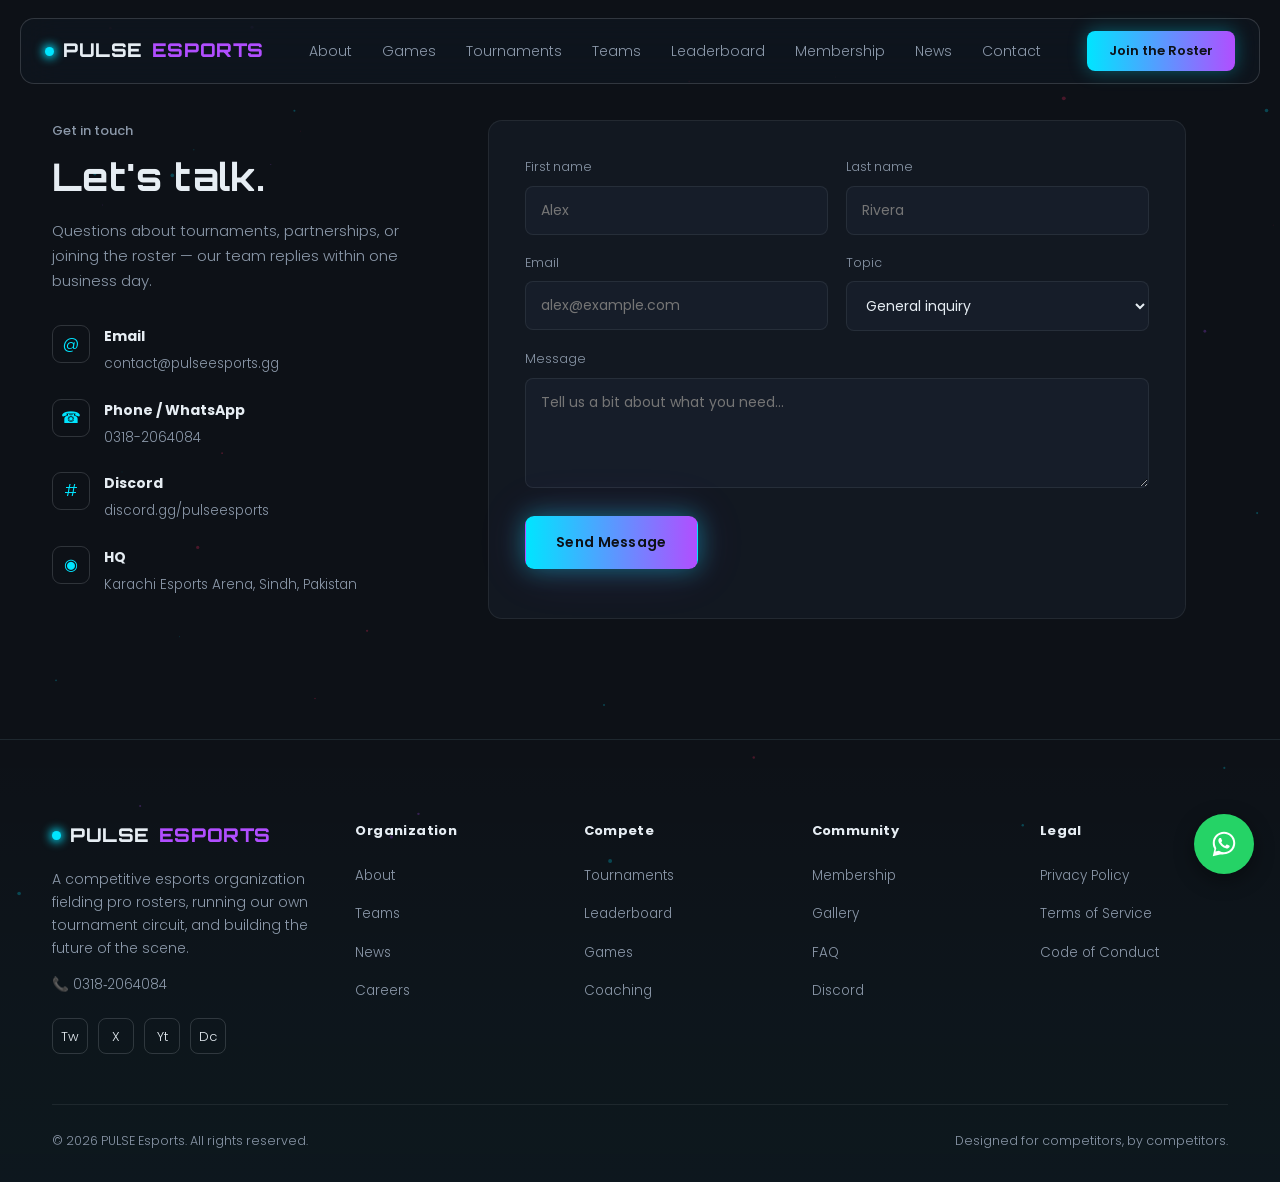
<file: contact.html>
<!DOCTYPE html>
<html lang="en">
<head>
<meta charset="UTF-8">
<meta name="viewport" content="width=device-width, initial-scale=1.0">
<title>Contact Us — PULSE Esports</title>
<meta name="description" content="Get in touch with PULSE Esports for tournament registration, partnerships, or player tryouts.">
<link rel="preconnect" href="https://fonts.googleapis.com">
<link rel="preconnect" href="https://fonts.gstatic.com" crossorigin>
<link href="https://fonts.googleapis.com/css2?family=Orbitron:wght@500;600;700;800;900&family=Poppins:ital,wght@0,300;0,400;0,500;0,600;0,700;1,400&display=swap" rel="stylesheet">
<link rel="stylesheet" href="style.css">
</head>
<body>

<canvas id="particles"></canvas>

<header>
  <nav class="navbar">
    <a href="index.html" class="logo"><span class="dot"></span>PULSE<span>ESPORTS</span></a>
    <ul class="nav-links">
      <li><a href="index.html#about">About</a></li>
      <li><a href="index.html#games">Games</a></li>
      <li><a href="tournaments.html">Tournaments</a></li>
      <li><a href="teams.html">Teams</a></li>
      <li><a href="teams.html#leaderboard">Leaderboard</a></li>
      <li><a href="membership.html">Membership</a></li>
      <li><a href="news.html">News</a></li>
      <li><a href="contact.html">Contact</a></li>
    </ul>
    <button class="nav-cta" onclick="window.location.href='membership.html'">Join the Roster</button>
    <button class="burger" id="burger" aria-label="Toggle menu"><span></span><span></span><span></span></button>
  </nav>
  <div class="mobile-menu" id="mobileMenu">
    <a href="index.html#about">About</a>
    <a href="index.html#games">Games</a>
    <a href="tournaments.html">Tournaments</a>
    <a href="tournaments.html#services">Services</a>
    <a href="teams.html">Teams</a>
    <a href="teams.html#leaderboard">Leaderboard</a>
    <a href="gallery.html">Gallery</a>
    <a href="membership.html">Membership</a>
    <a href="news.html">News</a>
    <a href="news.html#faq">FAQ</a>
    <a href="contact.html">Contact</a>
  </div>
</header>


<section id="contact">
  <div class="wrap contact-grid">
    <div class="contact-info reveal">
      <div class="eyebrow-kicker">Get in touch</div>
      <h2>Let's talk.</h2>
      <p>Questions about tournaments, partnerships, or joining the roster — our team replies within one business day.</p>
      <div class="contact-detail"><div class="ic">@</div><div><strong>Email</strong><span>contact@pulseesports.gg</span></div></div>
      <div class="contact-detail"><div class="ic">☎</div><div><strong>Phone / WhatsApp</strong><span><a href="tel:03182064084" style="color:var(--text-dim);">0318-2064084</a></span></div></div>
      <div class="contact-detail"><div class="ic">#</div><div><strong>Discord</strong><span>discord.gg/pulseesports</span></div></div>
      <div class="contact-detail"><div class="ic">◉</div><div><strong>HQ</strong><span>Karachi Esports Arena, Sindh, Pakistan</span></div></div>
    </div>
    <form class="contact-form card reveal">
      <div class="form-row">
        <div class="field"><label for="fname">First name</label><input id="fname" type="text" placeholder="Alex"></div>
        <div class="field"><label for="lname">Last name</label><input id="lname" type="text" placeholder="Rivera"></div>
      </div>
      <div class="form-row">
        <div class="field"><label for="email">Email</label><input id="email" type="email" placeholder="alex@example.com"></div>
        <div class="field"><label for="topic">Topic</label>
          <select id="topic">
            <option>General inquiry</option>
            <option>Tournament registration</option>
            <option>Player tryout</option>
            <option>Partnership</option>
          </select>
        </div>
      </div>
      <div class="field" style="margin-bottom:22px;">
        <label for="msg">Message</label>
        <textarea id="msg" placeholder="Tell us a bit about what you need..."></textarea>
      </div>
      <button type="button" class="btn btn-primary">Send Message</button>
    </form>
  </div>
</section>

<footer>
  <div class="wrap">
    <div class="footer-grid">
      <div class="footer-brand">
        <a href="index.html" class="logo"><span class="dot"></span>PULSE<span>ESPORTS</span></a>
        <p>A competitive esports organization fielding pro rosters, running our own tournament circuit, and building the future of the scene.</p>
        <p style="margin-top:14px;font-size:13.5px;color:var(--text-dim);">📞 <a href="tel:03182064084" style="color:var(--text-dim);">0318&#8209;2064084</a></p>
        <div class="footer-social">
          <a href="#" aria-label="Twitch">Tw</a>
          <a href="#" aria-label="X / Twitter">X</a>
          <a href="#" aria-label="YouTube">Yt</a>
          <a href="#" aria-label="Discord">Dc</a>
        </div>
      </div>
      <div class="footer-col">
        <h5>Organization</h5>
        <ul>
          <li><a href="index.html#about">About</a></li>
          <li><a href="teams.html">Teams</a></li>
          <li><a href="news.html">News</a></li>
          <li><a href="contact.html">Careers</a></li>
        </ul>
      </div>
      <div class="footer-col">
        <h5>Compete</h5>
        <ul>
          <li><a href="tournaments.html">Tournaments</a></li>
          <li><a href="teams.html#leaderboard">Leaderboard</a></li>
          <li><a href="index.html#games">Games</a></li>
          <li><a href="tournaments.html#services">Coaching</a></li>
        </ul>
      </div>
      <div class="footer-col">
        <h5>Community</h5>
        <ul>
          <li><a href="membership.html">Membership</a></li>
          <li><a href="gallery.html">Gallery</a></li>
          <li><a href="news.html#faq">FAQ</a></li>
          <li><a href="#">Discord</a></li>
        </ul>
      </div>
      <div class="footer-col">
        <h5>Legal</h5>
        <ul>
          <li><a href="#">Privacy Policy</a></li>
          <li><a href="#">Terms of Service</a></li>
          <li><a href="#">Code of Conduct</a></li>
        </ul>
      </div>
    </div>
    <div class="footer-bottom">
      <span>© 2026 PULSE Esports. All rights reserved.</span>
      <span>Designed for competitors, by competitors.</span>
    </div>
  </div>
</footer>


<a href="https://wa.me/923182064084?text=Hi%20PULSE%20Esports%2C%20I%27d%20like%20to%20get%20in%20touch" class="whatsapp-float" target="_blank" rel="noopener" aria-label="Chat with PULSE Esports on WhatsApp: 0318-2064084">
  <svg viewBox="0 0 32 32" xmlns="http://www.w3.org/2000/svg" fill="#fff"><path d="M16.004 3C9.377 3 4 8.373 4 15c0 2.34.653 4.523 1.786 6.39L4 29l7.86-1.75A11.94 11.94 0 0 0 16.004 27C22.63 27 28 21.627 28 15S22.63 3 16.004 3zm.001 21.818a9.77 9.77 0 0 1-4.98-1.363l-.357-.212-3.708.825.79-3.614-.232-.372A9.78 9.78 0 0 1 6.18 15c0-5.415 4.408-9.818 9.825-9.818 5.416 0 9.818 4.403 9.818 9.818 0 5.416-4.402 9.818-9.818 9.818zm5.4-7.34c-.296-.148-1.75-.864-2.02-.963-.27-.099-.468-.148-.665.148-.198.297-.762.963-.934 1.16-.172.198-.344.223-.64.075-.296-.148-1.25-.46-2.38-1.468-.88-.785-1.474-1.754-1.646-2.05-.172-.297-.018-.457.13-.605.134-.133.297-.347.445-.52.148-.174.198-.297.297-.495.099-.198.05-.372-.025-.52-.074-.148-.665-1.603-.912-2.196-.24-.578-.484-.5-.665-.51l-.567-.01c-.198 0-.52.074-.792.372-.272.297-1.04 1.016-1.04 2.478 0 1.462 1.065 2.875 1.213 3.073.148.198 2.096 3.2 5.08 4.488.71.306 1.263.489 1.695.626.712.226 1.36.194 1.872.118.571-.085 1.75-.716 1.997-1.408.247-.693.247-1.286.173-1.409-.074-.123-.272-.198-.568-.346z"/></svg>
</a>


<script src="script.js"></script>

</body>
</html>
</file>
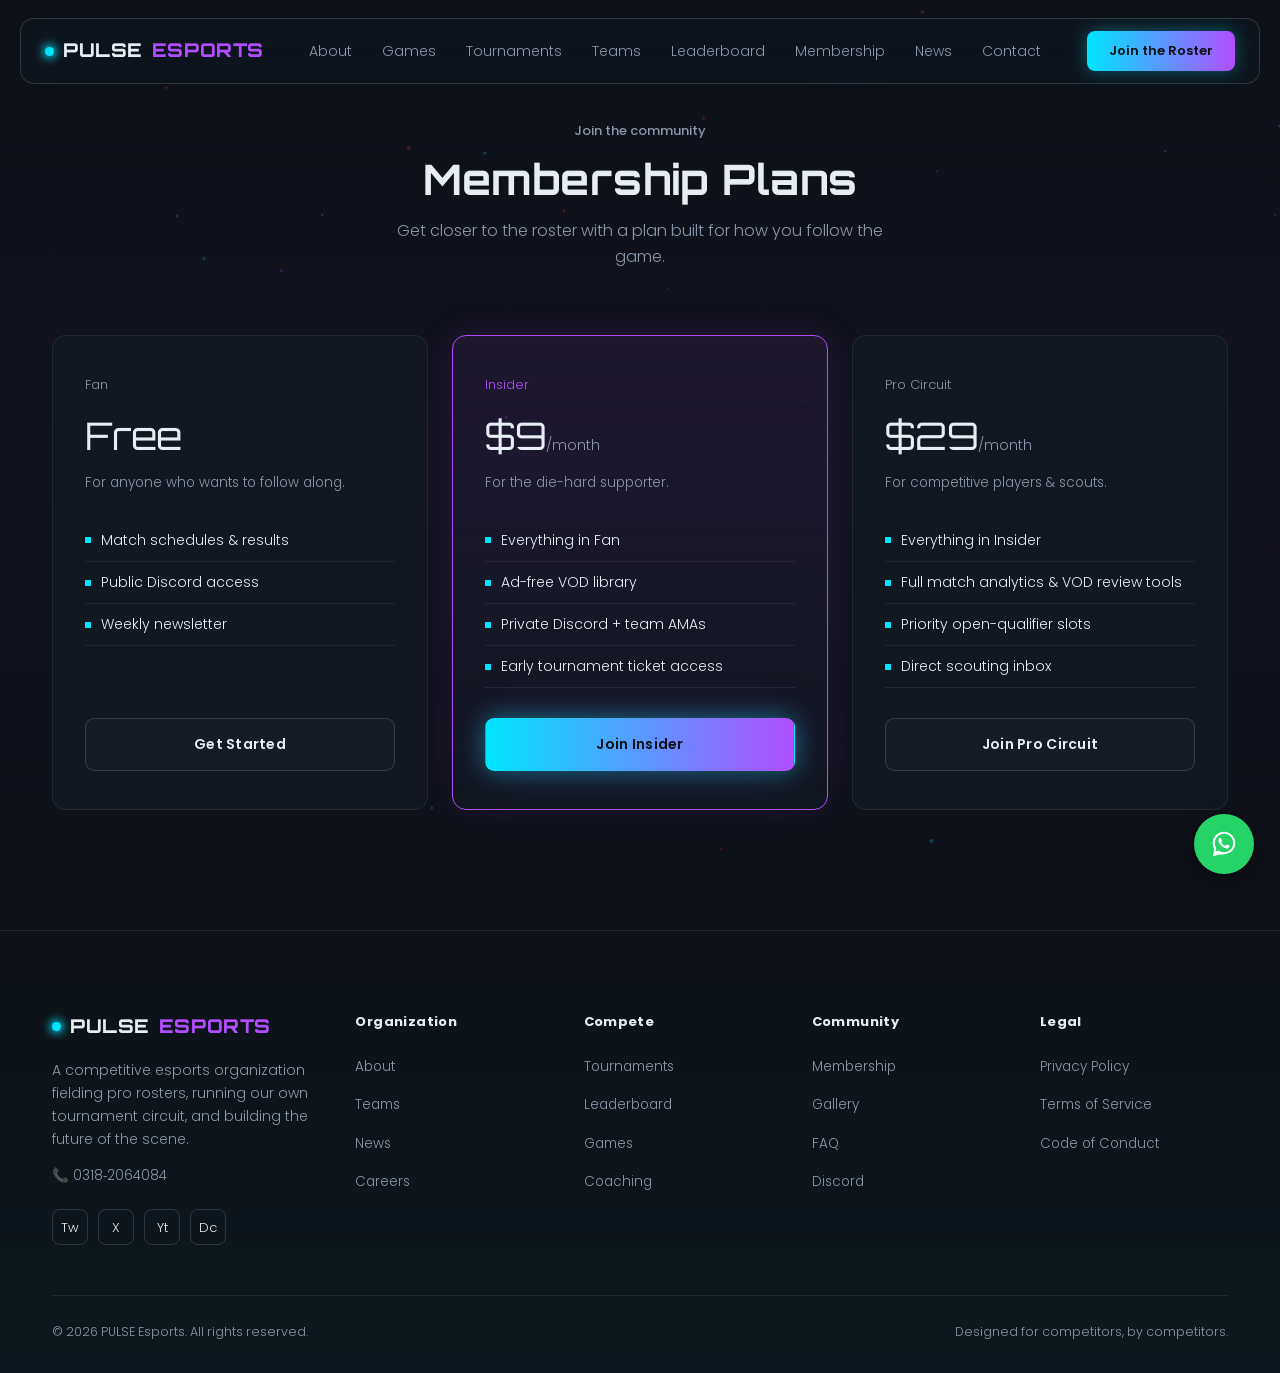
<file: membership.html>
<!DOCTYPE html>
<html lang="en">
<head>
<meta charset="UTF-8">
<meta name="viewport" content="width=device-width, initial-scale=1.0">
<title>Membership Plans — PULSE Esports</title>
<meta name="description" content="Join the PULSE Esports community with a Fan, Insider, or Pro Circuit membership plan.">
<link rel="preconnect" href="https://fonts.googleapis.com">
<link rel="preconnect" href="https://fonts.gstatic.com" crossorigin>
<link href="https://fonts.googleapis.com/css2?family=Orbitron:wght@500;600;700;800;900&family=Poppins:ital,wght@0,300;0,400;0,500;0,600;0,700;1,400&display=swap" rel="stylesheet">
<link rel="stylesheet" href="style.css">
</head>
<body>

<canvas id="particles"></canvas>

<header>
  <nav class="navbar">
    <a href="index.html" class="logo"><span class="dot"></span>PULSE<span>ESPORTS</span></a>
    <ul class="nav-links">
      <li><a href="index.html#about">About</a></li>
      <li><a href="index.html#games">Games</a></li>
      <li><a href="tournaments.html">Tournaments</a></li>
      <li><a href="teams.html">Teams</a></li>
      <li><a href="teams.html#leaderboard">Leaderboard</a></li>
      <li><a href="membership.html">Membership</a></li>
      <li><a href="news.html">News</a></li>
      <li><a href="contact.html">Contact</a></li>
    </ul>
    <button class="nav-cta" onclick="window.location.href='membership.html'">Join the Roster</button>
    <button class="burger" id="burger" aria-label="Toggle menu"><span></span><span></span><span></span></button>
  </nav>
  <div class="mobile-menu" id="mobileMenu">
    <a href="index.html#about">About</a>
    <a href="index.html#games">Games</a>
    <a href="tournaments.html">Tournaments</a>
    <a href="tournaments.html#services">Services</a>
    <a href="teams.html">Teams</a>
    <a href="teams.html#leaderboard">Leaderboard</a>
    <a href="gallery.html">Gallery</a>
    <a href="membership.html">Membership</a>
    <a href="news.html">News</a>
    <a href="news.html#faq">FAQ</a>
    <a href="contact.html">Contact</a>
  </div>
</header>


<section id="membership" style="background:linear-gradient(180deg, transparent, rgba(177,78,255,0.04), transparent);">
  <div class="wrap">
    <div class="section-head reveal" style="margin-left:auto;margin-right:auto;text-align:center;">
      <div class="eyebrow-kicker" style="margin-left:auto;margin-right:auto;">Join the community</div>
      <h2>Membership Plans</h2>
      <p style="margin-left:auto;margin-right:auto;">Get closer to the roster with a plan built for how you follow the game.</p>
    </div>
    <div class="plans-grid">
      <div class="plan-card card reveal">
        <div class="plan-name">Fan</div>
        <div class="plan-price">Free</div>
        <div class="plan-desc">For anyone who wants to follow along.</div>
        <ul class="plan-features">
          <li>Match schedules &amp; results</li>
          <li>Public Discord access</li>
          <li>Weekly newsletter</li>
        </ul>
        <button class="btn btn-ghost">Get Started</button>
      </div>
      <div class="plan-card card featured reveal">
        <div class="plan-name" style="color:var(--purple);">Insider</div>
        <div class="plan-price">$9<span>/month</span></div>
        <div class="plan-desc">For the die-hard supporter.</div>
        <ul class="plan-features">
          <li>Everything in Fan</li>
          <li>Ad-free VOD library</li>
          <li>Private Discord + team AMAs</li>
          <li>Early tournament ticket access</li>
        </ul>
        <button class="btn btn-primary">Join Insider</button>
      </div>
      <div class="plan-card card reveal">
        <div class="plan-name">Pro Circuit</div>
        <div class="plan-price">$29<span>/month</span></div>
        <div class="plan-desc">For competitive players &amp; scouts.</div>
        <ul class="plan-features">
          <li>Everything in Insider</li>
          <li>Full match analytics &amp; VOD review tools</li>
          <li>Priority open-qualifier slots</li>
          <li>Direct scouting inbox</li>
        </ul>
        <button class="btn btn-ghost">Join Pro Circuit</button>
      </div>
    </div>
  </div>
</section>

<footer>
  <div class="wrap">
    <div class="footer-grid">
      <div class="footer-brand">
        <a href="index.html" class="logo"><span class="dot"></span>PULSE<span>ESPORTS</span></a>
        <p>A competitive esports organization fielding pro rosters, running our own tournament circuit, and building the future of the scene.</p>
        <p style="margin-top:14px;font-size:13.5px;color:var(--text-dim);">📞 <a href="tel:03182064084" style="color:var(--text-dim);">0318&#8209;2064084</a></p>
        <div class="footer-social">
          <a href="#" aria-label="Twitch">Tw</a>
          <a href="#" aria-label="X / Twitter">X</a>
          <a href="#" aria-label="YouTube">Yt</a>
          <a href="#" aria-label="Discord">Dc</a>
        </div>
      </div>
      <div class="footer-col">
        <h5>Organization</h5>
        <ul>
          <li><a href="index.html#about">About</a></li>
          <li><a href="teams.html">Teams</a></li>
          <li><a href="news.html">News</a></li>
          <li><a href="contact.html">Careers</a></li>
        </ul>
      </div>
      <div class="footer-col">
        <h5>Compete</h5>
        <ul>
          <li><a href="tournaments.html">Tournaments</a></li>
          <li><a href="teams.html#leaderboard">Leaderboard</a></li>
          <li><a href="index.html#games">Games</a></li>
          <li><a href="tournaments.html#services">Coaching</a></li>
        </ul>
      </div>
      <div class="footer-col">
        <h5>Community</h5>
        <ul>
          <li><a href="membership.html">Membership</a></li>
          <li><a href="gallery.html">Gallery</a></li>
          <li><a href="news.html#faq">FAQ</a></li>
          <li><a href="#">Discord</a></li>
        </ul>
      </div>
      <div class="footer-col">
        <h5>Legal</h5>
        <ul>
          <li><a href="#">Privacy Policy</a></li>
          <li><a href="#">Terms of Service</a></li>
          <li><a href="#">Code of Conduct</a></li>
        </ul>
      </div>
    </div>
    <div class="footer-bottom">
      <span>© 2026 PULSE Esports. All rights reserved.</span>
      <span>Designed for competitors, by competitors.</span>
    </div>
  </div>
</footer>


<a href="https://wa.me/923182064084?text=Hi%20PULSE%20Esports%2C%20I%27d%20like%20to%20get%20in%20touch" class="whatsapp-float" target="_blank" rel="noopener" aria-label="Chat with PULSE Esports on WhatsApp: 0318-2064084">
  <svg viewBox="0 0 32 32" xmlns="http://www.w3.org/2000/svg" fill="#fff"><path d="M16.004 3C9.377 3 4 8.373 4 15c0 2.34.653 4.523 1.786 6.39L4 29l7.86-1.75A11.94 11.94 0 0 0 16.004 27C22.63 27 28 21.627 28 15S22.63 3 16.004 3zm.001 21.818a9.77 9.77 0 0 1-4.98-1.363l-.357-.212-3.708.825.79-3.614-.232-.372A9.78 9.78 0 0 1 6.18 15c0-5.415 4.408-9.818 9.825-9.818 5.416 0 9.818 4.403 9.818 9.818 0 5.416-4.402 9.818-9.818 9.818zm5.4-7.34c-.296-.148-1.75-.864-2.02-.963-.27-.099-.468-.148-.665.148-.198.297-.762.963-.934 1.16-.172.198-.344.223-.64.075-.296-.148-1.25-.46-2.38-1.468-.88-.785-1.474-1.754-1.646-2.05-.172-.297-.018-.457.13-.605.134-.133.297-.347.445-.52.148-.174.198-.297.297-.495.099-.198.05-.372-.025-.52-.074-.148-.665-1.603-.912-2.196-.24-.578-.484-.5-.665-.51l-.567-.01c-.198 0-.52.074-.792.372-.272.297-1.04 1.016-1.04 2.478 0 1.462 1.065 2.875 1.213 3.073.148.198 2.096 3.2 5.08 4.488.71.306 1.263.489 1.695.626.712.226 1.36.194 1.872.118.571-.085 1.75-.716 1.997-1.408.247-.693.247-1.286.173-1.409-.074-.123-.272-.198-.568-.346z"/></svg>
</a>


<script src="script.js"></script>

</body>
</html>
</file>
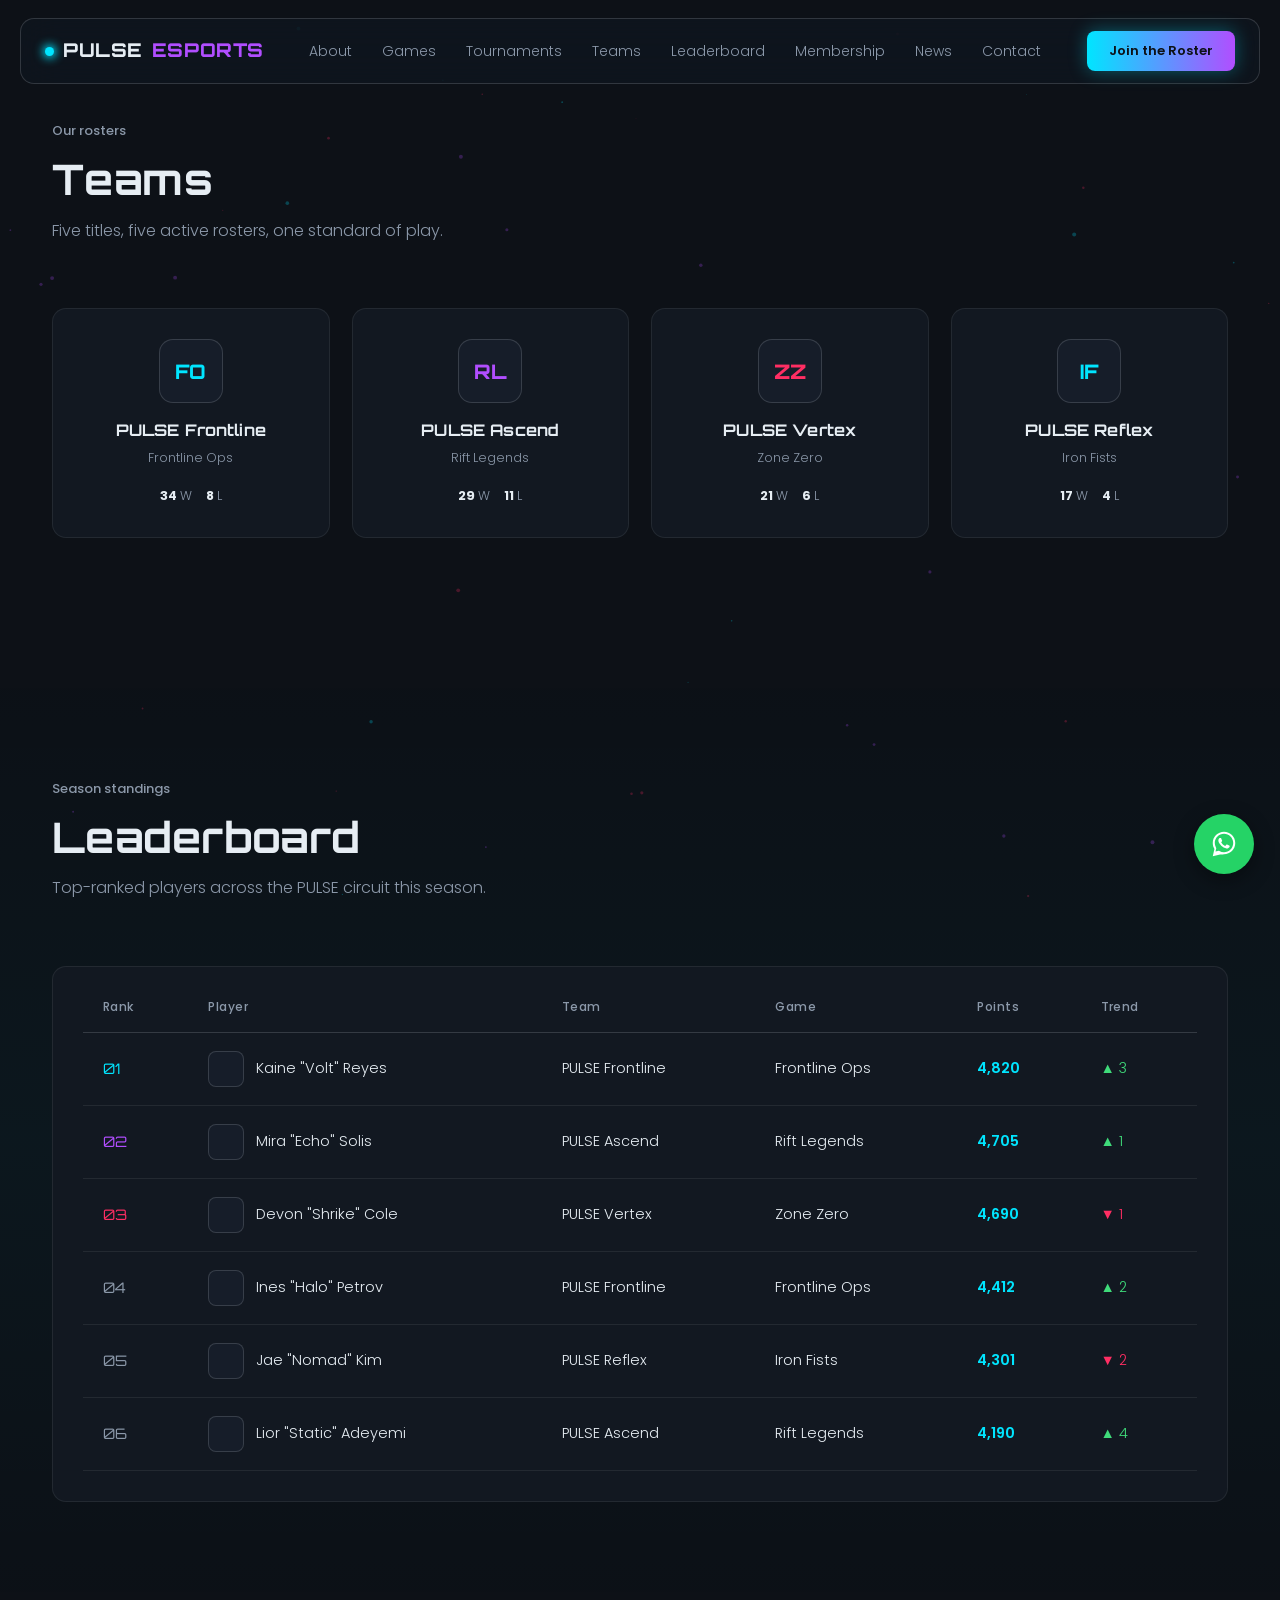
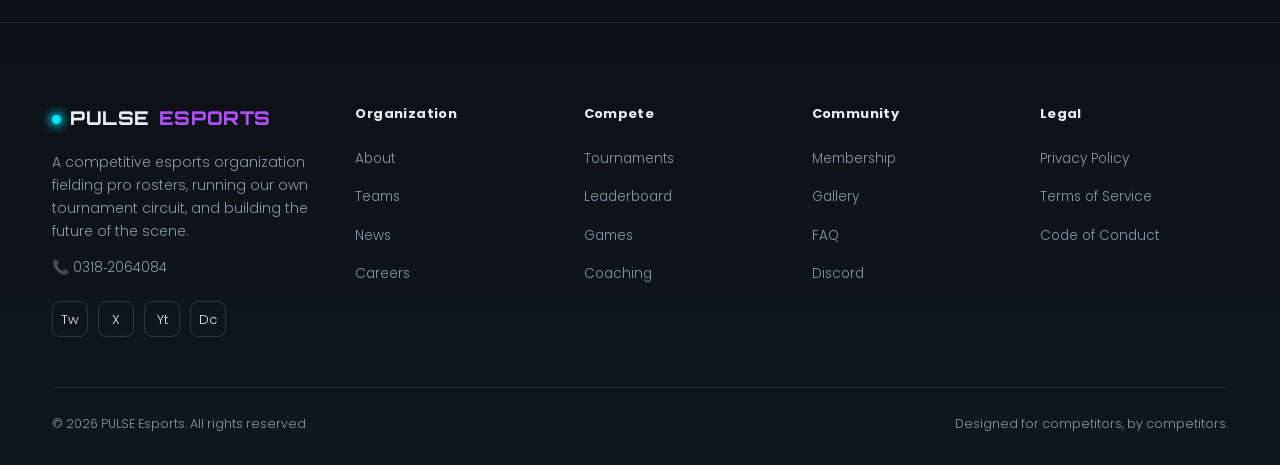
<file: teams.html>
<!DOCTYPE html>
<html lang="en">
<head>
<meta charset="UTF-8">
<meta name="viewport" content="width=device-width, initial-scale=1.0">
<title>Teams & Leaderboard — PULSE Esports</title>
<meta name="description" content="Meet the five pro rosters competing under the PULSE Esports banner and check the current season leaderboard standings.">
<link rel="preconnect" href="https://fonts.googleapis.com">
<link rel="preconnect" href="https://fonts.gstatic.com" crossorigin>
<link href="https://fonts.googleapis.com/css2?family=Orbitron:wght@500;600;700;800;900&family=Poppins:ital,wght@0,300;0,400;0,500;0,600;0,700;1,400&display=swap" rel="stylesheet">
<link rel="stylesheet" href="style.css">
</head>
<body>

<canvas id="particles"></canvas>

<header>
  <nav class="navbar">
    <a href="index.html" class="logo"><span class="dot"></span>PULSE<span>ESPORTS</span></a>
    <ul class="nav-links">
      <li><a href="index.html#about">About</a></li>
      <li><a href="index.html#games">Games</a></li>
      <li><a href="tournaments.html">Tournaments</a></li>
      <li><a href="teams.html">Teams</a></li>
      <li><a href="teams.html#leaderboard">Leaderboard</a></li>
      <li><a href="membership.html">Membership</a></li>
      <li><a href="news.html">News</a></li>
      <li><a href="contact.html">Contact</a></li>
    </ul>
    <button class="nav-cta" onclick="window.location.href='membership.html'">Join the Roster</button>
    <button class="burger" id="burger" aria-label="Toggle menu"><span></span><span></span><span></span></button>
  </nav>
  <div class="mobile-menu" id="mobileMenu">
    <a href="index.html#about">About</a>
    <a href="index.html#games">Games</a>
    <a href="tournaments.html">Tournaments</a>
    <a href="tournaments.html#services">Services</a>
    <a href="teams.html">Teams</a>
    <a href="teams.html#leaderboard">Leaderboard</a>
    <a href="gallery.html">Gallery</a>
    <a href="membership.html">Membership</a>
    <a href="news.html">News</a>
    <a href="news.html#faq">FAQ</a>
    <a href="contact.html">Contact</a>
  </div>
</header>


<section id="teams">
  <div class="wrap">
    <div class="section-head reveal">
      <div class="eyebrow-kicker">Our rosters</div>
      <h2>Teams</h2>
      <p>Five titles, five active rosters, one standard of play.</p>
    </div>
    <div class="teams-grid">
      <div class="team-card card reveal">
        <div class="team-crest" style="color:var(--blue);">FO</div>
        <h4>PULSE Frontline</h4>
        <span>Frontline Ops</span>
        <div class="team-record"><span><strong>34</strong> W</span><span><strong>8</strong> L</span></div>
      </div>
      <div class="team-card card reveal">
        <div class="team-crest" style="color:var(--purple);">RL</div>
        <h4>PULSE Ascend</h4>
        <span>Rift Legends</span>
        <div class="team-record"><span><strong>29</strong> W</span><span><strong>11</strong> L</span></div>
      </div>
      <div class="team-card card reveal">
        <div class="team-crest" style="color:var(--red);">ZZ</div>
        <h4>PULSE Vertex</h4>
        <span>Zone Zero</span>
        <div class="team-record"><span><strong>21</strong> W</span><span><strong>6</strong> L</span></div>
      </div>
      <div class="team-card card reveal">
        <div class="team-crest" style="color:var(--blue);">IF</div>
        <h4>PULSE Reflex</h4>
        <span>Iron Fists</span>
        <div class="team-record"><span><strong>17</strong> W</span><span><strong>4</strong> L</span></div>
      </div>
    </div>
  </div>
</section>
<section id="leaderboard" style="background:linear-gradient(180deg, transparent, rgba(0,229,255,0.03), transparent);">
  <div class="wrap">
    <div class="section-head reveal">
      <div class="eyebrow-kicker">Season standings</div>
      <h2>Leaderboard</h2>
      <p>Top-ranked players across the PULSE circuit this season.</p>
    </div>
    <div class="card reveal" style="padding:30px;overflow-x:auto;">
      <table class="leaderboard-table">
        <thead>
          <tr><th>Rank</th><th>Player</th><th>Team</th><th>Game</th><th>Points</th><th>Trend</th></tr>
        </thead>
        <tbody>
          <tr class="rank-1"><td><span class="rank-num">01</span></td><td class="player-cell"><div class="player-avatar"></div>Kaine "Volt" Reyes</td><td>PULSE Frontline</td><td>Frontline Ops</td><td class="pts">4,820</td><td class="trend-up">▲ 3</td></tr>
          <tr class="rank-2"><td><span class="rank-num">02</span></td><td class="player-cell"><div class="player-avatar"></div>Mira "Echo" Solis</td><td>PULSE Ascend</td><td>Rift Legends</td><td class="pts">4,705</td><td class="trend-up">▲ 1</td></tr>
          <tr class="rank-3"><td><span class="rank-num">03</span></td><td class="player-cell"><div class="player-avatar"></div>Devon "Shrike" Cole</td><td>PULSE Vertex</td><td>Zone Zero</td><td class="pts">4,690</td><td class="trend-down">▼ 1</td></tr>
          <tr><td><span class="rank-num">04</span></td><td class="player-cell"><div class="player-avatar"></div>Ines "Halo" Petrov</td><td>PULSE Frontline</td><td>Frontline Ops</td><td class="pts">4,412</td><td class="trend-up">▲ 2</td></tr>
          <tr><td><span class="rank-num">05</span></td><td class="player-cell"><div class="player-avatar"></div>Jae "Nomad" Kim</td><td>PULSE Reflex</td><td>Iron Fists</td><td class="pts">4,301</td><td class="trend-down">▼ 2</td></tr>
          <tr><td><span class="rank-num">06</span></td><td class="player-cell"><div class="player-avatar"></div>Lior "Static" Adeyemi</td><td>PULSE Ascend</td><td>Rift Legends</td><td class="pts">4,190</td><td class="trend-up">▲ 4</td></tr>
        </tbody>
      </table>
    </div>
  </div>
</section>

<footer>
  <div class="wrap">
    <div class="footer-grid">
      <div class="footer-brand">
        <a href="index.html" class="logo"><span class="dot"></span>PULSE<span>ESPORTS</span></a>
        <p>A competitive esports organization fielding pro rosters, running our own tournament circuit, and building the future of the scene.</p>
        <p style="margin-top:14px;font-size:13.5px;color:var(--text-dim);">📞 <a href="tel:03182064084" style="color:var(--text-dim);">0318&#8209;2064084</a></p>
        <div class="footer-social">
          <a href="#" aria-label="Twitch">Tw</a>
          <a href="#" aria-label="X / Twitter">X</a>
          <a href="#" aria-label="YouTube">Yt</a>
          <a href="#" aria-label="Discord">Dc</a>
        </div>
      </div>
      <div class="footer-col">
        <h5>Organization</h5>
        <ul>
          <li><a href="index.html#about">About</a></li>
          <li><a href="teams.html">Teams</a></li>
          <li><a href="news.html">News</a></li>
          <li><a href="contact.html">Careers</a></li>
        </ul>
      </div>
      <div class="footer-col">
        <h5>Compete</h5>
        <ul>
          <li><a href="tournaments.html">Tournaments</a></li>
          <li><a href="teams.html#leaderboard">Leaderboard</a></li>
          <li><a href="index.html#games">Games</a></li>
          <li><a href="tournaments.html#services">Coaching</a></li>
        </ul>
      </div>
      <div class="footer-col">
        <h5>Community</h5>
        <ul>
          <li><a href="membership.html">Membership</a></li>
          <li><a href="gallery.html">Gallery</a></li>
          <li><a href="news.html#faq">FAQ</a></li>
          <li><a href="#">Discord</a></li>
        </ul>
      </div>
      <div class="footer-col">
        <h5>Legal</h5>
        <ul>
          <li><a href="#">Privacy Policy</a></li>
          <li><a href="#">Terms of Service</a></li>
          <li><a href="#">Code of Conduct</a></li>
        </ul>
      </div>
    </div>
    <div class="footer-bottom">
      <span>© 2026 PULSE Esports. All rights reserved.</span>
      <span>Designed for competitors, by competitors.</span>
    </div>
  </div>
</footer>


<a href="https://wa.me/923182064084?text=Hi%20PULSE%20Esports%2C%20I%27d%20like%20to%20get%20in%20touch" class="whatsapp-float" target="_blank" rel="noopener" aria-label="Chat with PULSE Esports on WhatsApp: 0318-2064084">
  <svg viewBox="0 0 32 32" xmlns="http://www.w3.org/2000/svg" fill="#fff"><path d="M16.004 3C9.377 3 4 8.373 4 15c0 2.34.653 4.523 1.786 6.39L4 29l7.86-1.75A11.94 11.94 0 0 0 16.004 27C22.63 27 28 21.627 28 15S22.63 3 16.004 3zm.001 21.818a9.77 9.77 0 0 1-4.98-1.363l-.357-.212-3.708.825.79-3.614-.232-.372A9.78 9.78 0 0 1 6.18 15c0-5.415 4.408-9.818 9.825-9.818 5.416 0 9.818 4.403 9.818 9.818 0 5.416-4.402 9.818-9.818 9.818zm5.4-7.34c-.296-.148-1.75-.864-2.02-.963-.27-.099-.468-.148-.665.148-.198.297-.762.963-.934 1.16-.172.198-.344.223-.64.075-.296-.148-1.25-.46-2.38-1.468-.88-.785-1.474-1.754-1.646-2.05-.172-.297-.018-.457.13-.605.134-.133.297-.347.445-.52.148-.174.198-.297.297-.495.099-.198.05-.372-.025-.52-.074-.148-.665-1.603-.912-2.196-.24-.578-.484-.5-.665-.51l-.567-.01c-.198 0-.52.074-.792.372-.272.297-1.04 1.016-1.04 2.478 0 1.462 1.065 2.875 1.213 3.073.148.198 2.096 3.2 5.08 4.488.71.306 1.263.489 1.695.626.712.226 1.36.194 1.872.118.571-.085 1.75-.716 1.997-1.408.247-.693.247-1.286.173-1.409-.074-.123-.272-.198-.568-.346z"/></svg>
</a>


<script src="script.js"></script>

</body>
</html>
</file>
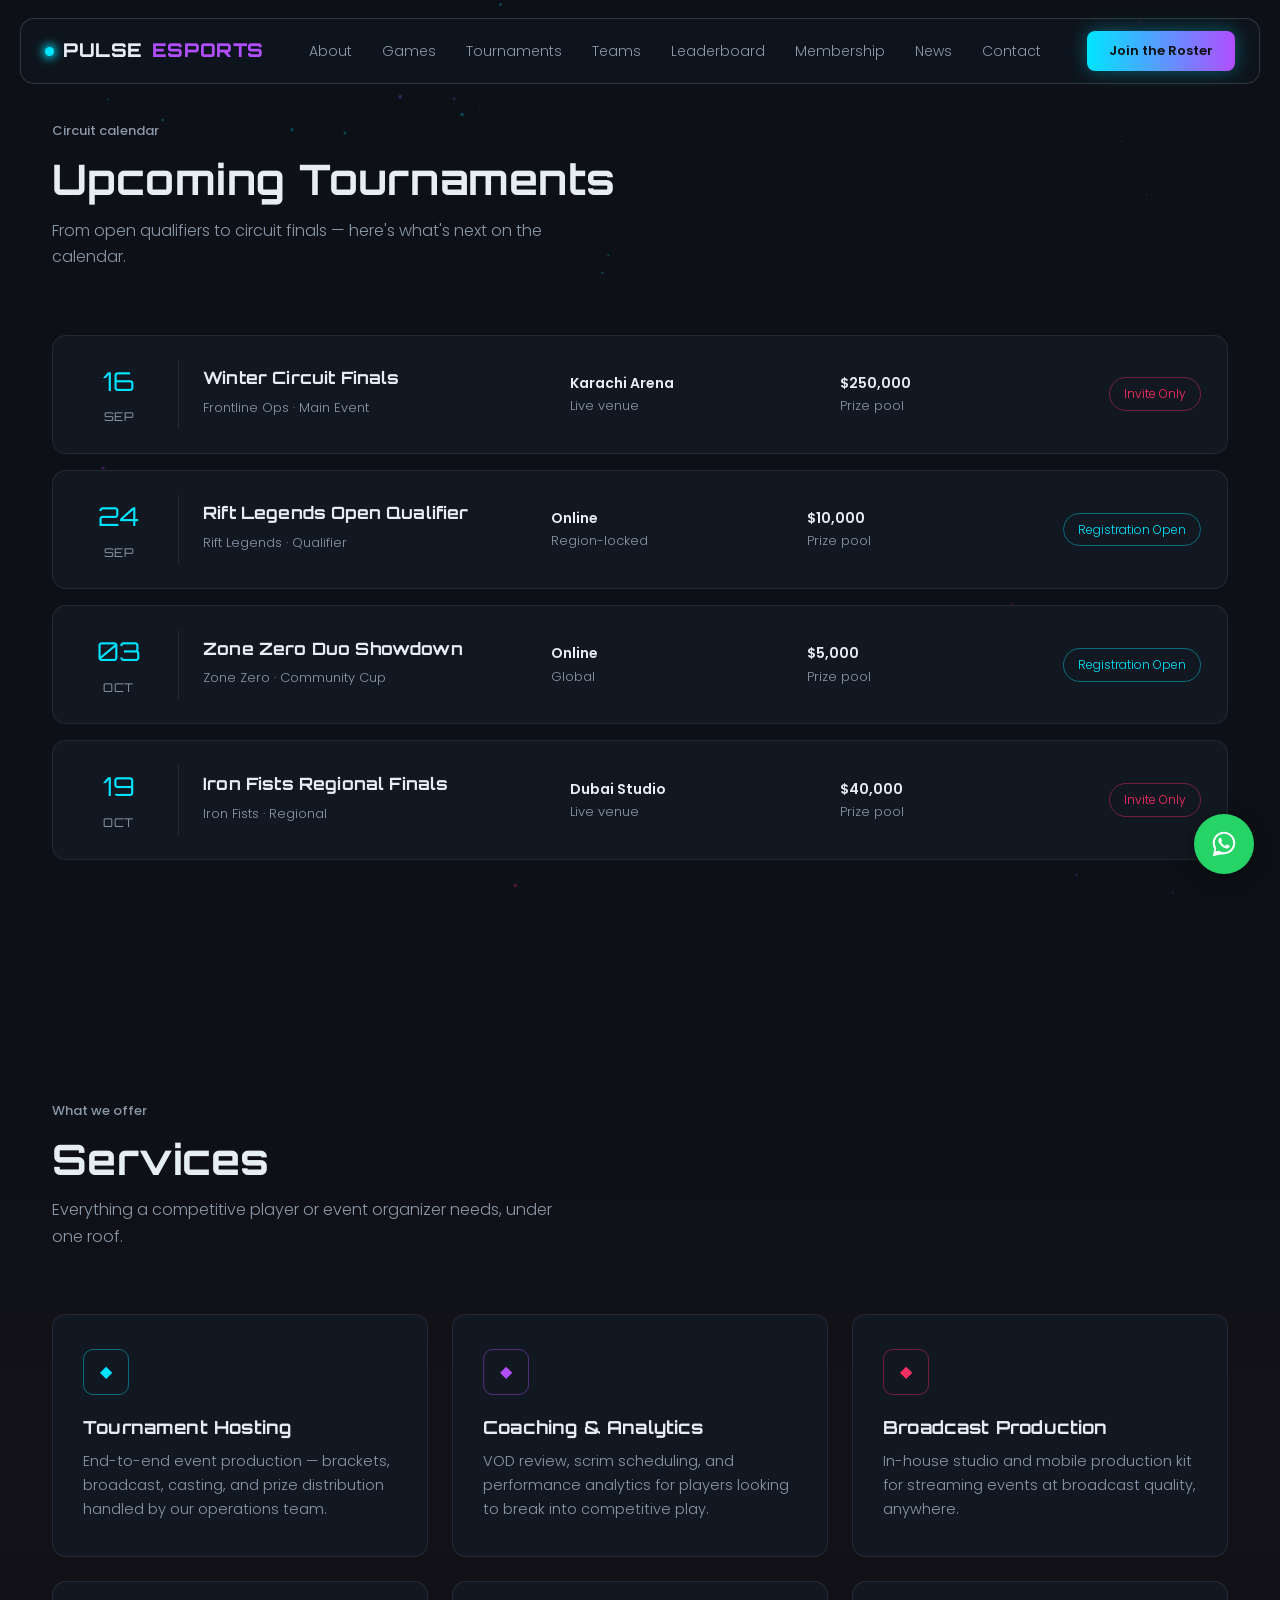
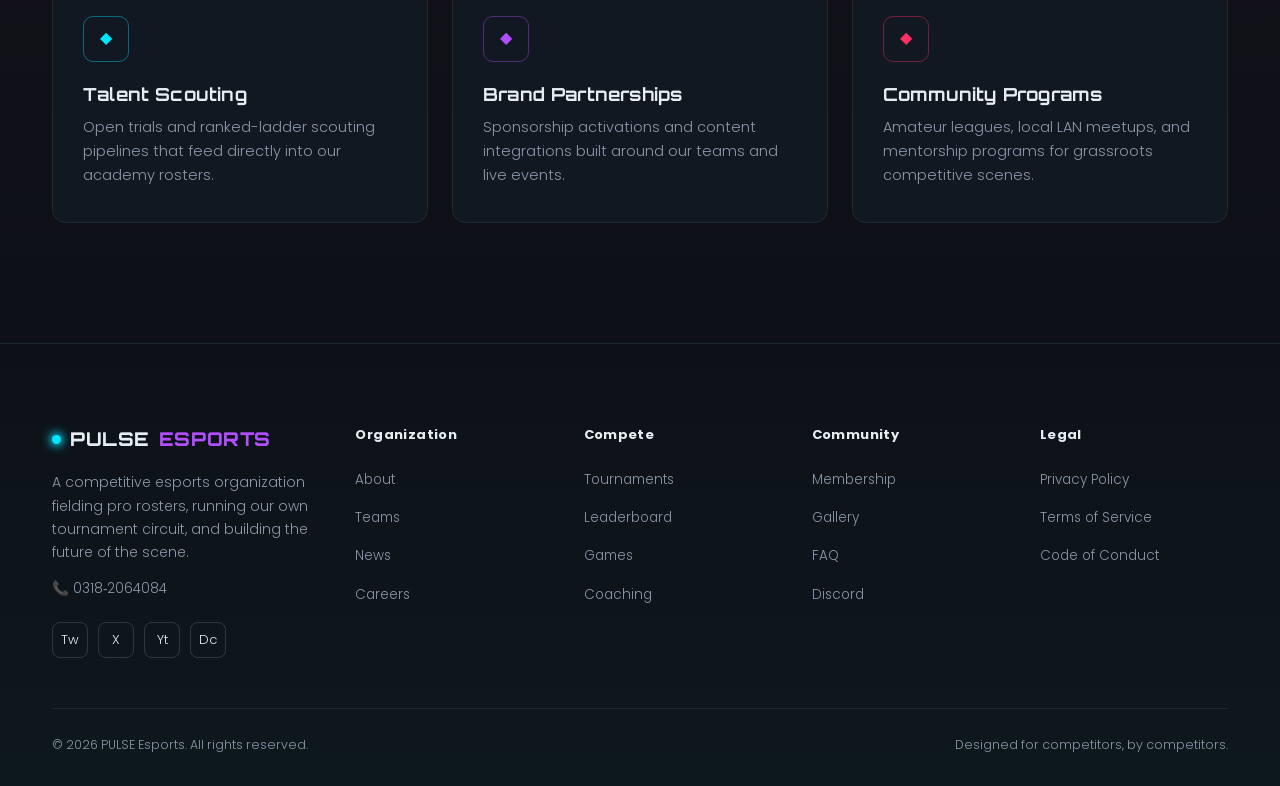
<file: tournaments.html>
<!DOCTYPE html>
<html lang="en">
<head>
<meta charset="UTF-8">
<meta name="viewport" content="width=device-width, initial-scale=1.0">
<title>Tournaments & Services — PULSE Esports</title>
<meta name="description" content="Browse the PULSE Esports circuit calendar of upcoming tournaments and explore our tournament hosting, coaching, and production services.">
<link rel="preconnect" href="https://fonts.googleapis.com">
<link rel="preconnect" href="https://fonts.gstatic.com" crossorigin>
<link href="https://fonts.googleapis.com/css2?family=Orbitron:wght@500;600;700;800;900&family=Poppins:ital,wght@0,300;0,400;0,500;0,600;0,700;1,400&display=swap" rel="stylesheet">
<link rel="stylesheet" href="style.css">
</head>
<body>

<canvas id="particles"></canvas>

<header>
  <nav class="navbar">
    <a href="index.html" class="logo"><span class="dot"></span>PULSE<span>ESPORTS</span></a>
    <ul class="nav-links">
      <li><a href="index.html#about">About</a></li>
      <li><a href="index.html#games">Games</a></li>
      <li><a href="tournaments.html">Tournaments</a></li>
      <li><a href="teams.html">Teams</a></li>
      <li><a href="teams.html#leaderboard">Leaderboard</a></li>
      <li><a href="membership.html">Membership</a></li>
      <li><a href="news.html">News</a></li>
      <li><a href="contact.html">Contact</a></li>
    </ul>
    <button class="nav-cta" onclick="window.location.href='membership.html'">Join the Roster</button>
    <button class="burger" id="burger" aria-label="Toggle menu"><span></span><span></span><span></span></button>
  </nav>
  <div class="mobile-menu" id="mobileMenu">
    <a href="index.html#about">About</a>
    <a href="index.html#games">Games</a>
    <a href="tournaments.html">Tournaments</a>
    <a href="tournaments.html#services">Services</a>
    <a href="teams.html">Teams</a>
    <a href="teams.html#leaderboard">Leaderboard</a>
    <a href="gallery.html">Gallery</a>
    <a href="membership.html">Membership</a>
    <a href="news.html">News</a>
    <a href="news.html#faq">FAQ</a>
    <a href="contact.html">Contact</a>
  </div>
</header>


<section id="tournaments">
  <div class="wrap">
    <div class="section-head reveal">
      <div class="eyebrow-kicker">Circuit calendar</div>
      <h2>Upcoming Tournaments</h2>
      <p>From open qualifiers to circuit finals — here's what's next on the calendar.</p>
    </div>
    <div class="tourn-list">
      <div class="tourn-row card reveal">
        <div class="tourn-date"><span class="day">16</span><span class="mon">SEP</span></div>
        <div class="tourn-title"><h4>Winter Circuit Finals</h4><span>Frontline Ops · Main Event</span></div>
        <div class="tourn-meta"><strong>Karachi Arena</strong>Live venue</div>
        <div class="tourn-meta"><strong>$250,000</strong>Prize pool</div>
        <div class="tourn-status">Invite Only</div>
      </div>
      <div class="tourn-row card reveal">
        <div class="tourn-date"><span class="day">24</span><span class="mon">SEP</span></div>
        <div class="tourn-title"><h4>Rift Legends Open Qualifier</h4><span>Rift Legends · Qualifier</span></div>
        <div class="tourn-meta"><strong>Online</strong>Region-locked</div>
        <div class="tourn-meta"><strong>$10,000</strong>Prize pool</div>
        <div class="tourn-status open">Registration Open</div>
      </div>
      <div class="tourn-row card reveal">
        <div class="tourn-date"><span class="day">03</span><span class="mon">OCT</span></div>
        <div class="tourn-title"><h4>Zone Zero Duo Showdown</h4><span>Zone Zero · Community Cup</span></div>
        <div class="tourn-meta"><strong>Online</strong>Global</div>
        <div class="tourn-meta"><strong>$5,000</strong>Prize pool</div>
        <div class="tourn-status open">Registration Open</div>
      </div>
      <div class="tourn-row card reveal">
        <div class="tourn-date"><span class="day">19</span><span class="mon">OCT</span></div>
        <div class="tourn-title"><h4>Iron Fists Regional Finals</h4><span>Iron Fists · Regional</span></div>
        <div class="tourn-meta"><strong>Dubai Studio</strong>Live venue</div>
        <div class="tourn-meta"><strong>$40,000</strong>Prize pool</div>
        <div class="tourn-status">Invite Only</div>
      </div>
    </div>
  </div>
</section>
<section id="services" style="background:linear-gradient(180deg, transparent, rgba(255,46,99,0.03), transparent);">
  <div class="wrap">
    <div class="section-head reveal">
      <div class="eyebrow-kicker">What we offer</div>
      <h2>Services</h2>
      <p>Everything a competitive player or event organizer needs, under one roof.</p>
    </div>
    <div class="services-grid">
      <div class="service-card card reveal">
        <div class="service-icon" style="color:var(--blue);border-color:rgba(0,229,255,0.4);">◆</div>
        <h4>Tournament Hosting</h4>
        <p>End-to-end event production — brackets, broadcast, casting, and prize distribution handled by our operations team.</p>
      </div>
      <div class="service-card card reveal">
        <div class="service-icon" style="color:var(--purple);border-color:rgba(177,78,255,0.4);">◆</div>
        <h4>Coaching &amp; Analytics</h4>
        <p>VOD review, scrim scheduling, and performance analytics for players looking to break into competitive play.</p>
      </div>
      <div class="service-card card reveal">
        <div class="service-icon" style="color:var(--red);border-color:rgba(255,46,99,0.4);">◆</div>
        <h4>Broadcast Production</h4>
        <p>In-house studio and mobile production kit for streaming events at broadcast quality, anywhere.</p>
      </div>
      <div class="service-card card reveal">
        <div class="service-icon" style="color:var(--blue);border-color:rgba(0,229,255,0.4);">◆</div>
        <h4>Talent Scouting</h4>
        <p>Open trials and ranked-ladder scouting pipelines that feed directly into our academy rosters.</p>
      </div>
      <div class="service-card card reveal">
        <div class="service-icon" style="color:var(--purple);border-color:rgba(177,78,255,0.4);">◆</div>
        <h4>Brand Partnerships</h4>
        <p>Sponsorship activations and content integrations built around our teams and live events.</p>
      </div>
      <div class="service-card card reveal">
        <div class="service-icon" style="color:var(--red);border-color:rgba(255,46,99,0.4);">◆</div>
        <h4>Community Programs</h4>
        <p>Amateur leagues, local LAN meetups, and mentorship programs for grassroots competitive scenes.</p>
      </div>
    </div>
  </div>
</section>

<footer>
  <div class="wrap">
    <div class="footer-grid">
      <div class="footer-brand">
        <a href="index.html" class="logo"><span class="dot"></span>PULSE<span>ESPORTS</span></a>
        <p>A competitive esports organization fielding pro rosters, running our own tournament circuit, and building the future of the scene.</p>
        <p style="margin-top:14px;font-size:13.5px;color:var(--text-dim);">📞 <a href="tel:03182064084" style="color:var(--text-dim);">0318&#8209;2064084</a></p>
        <div class="footer-social">
          <a href="#" aria-label="Twitch">Tw</a>
          <a href="#" aria-label="X / Twitter">X</a>
          <a href="#" aria-label="YouTube">Yt</a>
          <a href="#" aria-label="Discord">Dc</a>
        </div>
      </div>
      <div class="footer-col">
        <h5>Organization</h5>
        <ul>
          <li><a href="index.html#about">About</a></li>
          <li><a href="teams.html">Teams</a></li>
          <li><a href="news.html">News</a></li>
          <li><a href="contact.html">Careers</a></li>
        </ul>
      </div>
      <div class="footer-col">
        <h5>Compete</h5>
        <ul>
          <li><a href="tournaments.html">Tournaments</a></li>
          <li><a href="teams.html#leaderboard">Leaderboard</a></li>
          <li><a href="index.html#games">Games</a></li>
          <li><a href="tournaments.html#services">Coaching</a></li>
        </ul>
      </div>
      <div class="footer-col">
        <h5>Community</h5>
        <ul>
          <li><a href="membership.html">Membership</a></li>
          <li><a href="gallery.html">Gallery</a></li>
          <li><a href="news.html#faq">FAQ</a></li>
          <li><a href="#">Discord</a></li>
        </ul>
      </div>
      <div class="footer-col">
        <h5>Legal</h5>
        <ul>
          <li><a href="#">Privacy Policy</a></li>
          <li><a href="#">Terms of Service</a></li>
          <li><a href="#">Code of Conduct</a></li>
        </ul>
      </div>
    </div>
    <div class="footer-bottom">
      <span>© 2026 PULSE Esports. All rights reserved.</span>
      <span>Designed for competitors, by competitors.</span>
    </div>
  </div>
</footer>


<a href="https://wa.me/923182064084?text=Hi%20PULSE%20Esports%2C%20I%27d%20like%20to%20get%20in%20touch" class="whatsapp-float" target="_blank" rel="noopener" aria-label="Chat with PULSE Esports on WhatsApp: 0318-2064084">
  <svg viewBox="0 0 32 32" xmlns="http://www.w3.org/2000/svg" fill="#fff"><path d="M16.004 3C9.377 3 4 8.373 4 15c0 2.34.653 4.523 1.786 6.39L4 29l7.86-1.75A11.94 11.94 0 0 0 16.004 27C22.63 27 28 21.627 28 15S22.63 3 16.004 3zm.001 21.818a9.77 9.77 0 0 1-4.98-1.363l-.357-.212-3.708.825.79-3.614-.232-.372A9.78 9.78 0 0 1 6.18 15c0-5.415 4.408-9.818 9.825-9.818 5.416 0 9.818 4.403 9.818 9.818 0 5.416-4.402 9.818-9.818 9.818zm5.4-7.34c-.296-.148-1.75-.864-2.02-.963-.27-.099-.468-.148-.665.148-.198.297-.762.963-.934 1.16-.172.198-.344.223-.64.075-.296-.148-1.25-.46-2.38-1.468-.88-.785-1.474-1.754-1.646-2.05-.172-.297-.018-.457.13-.605.134-.133.297-.347.445-.52.148-.174.198-.297.297-.495.099-.198.05-.372-.025-.52-.074-.148-.665-1.603-.912-2.196-.24-.578-.484-.5-.665-.51l-.567-.01c-.198 0-.52.074-.792.372-.272.297-1.04 1.016-1.04 2.478 0 1.462 1.065 2.875 1.213 3.073.148.198 2.096 3.2 5.08 4.488.71.306 1.263.489 1.695.626.712.226 1.36.194 1.872.118.571-.085 1.75-.716 1.997-1.408.247-.693.247-1.286.173-1.409-.074-.123-.272-.198-.568-.346z"/></svg>
</a>


<script src="script.js"></script>

</body>
</html>
</file>
<file: style.css>
:root{
    --bg:#0D1117;
    --surface:#121821;
    --surface-2:#161d29;
    --line:rgba(230,237,243,0.08);
    --line-bright:rgba(230,237,243,0.16);
    --text:#E6EDF3;
    --text-dim:#8B98A9;
    --blue:#00E5FF;
    --purple:#B14EFF;
    --red:#FF2E63;
    --blue-dim:rgba(0,229,255,0.12);
    --purple-dim:rgba(177,78,255,0.12);
    --red-dim:rgba(255,46,99,0.12);
    --font-head:'Orbitron', sans-serif;
    --font-body:'Poppins', sans-serif;
    --maxw:1240px;
  }

  *{margin:0;padding:0;box-sizing:border-box;}
  html{scroll-behavior:smooth;}
  body{
    background:var(--bg);
    color:var(--text);
    font-family:var(--font-body);
    font-weight:300;
    line-height:1.65;
    overflow-x:hidden;
  }
  ::selection{background:var(--purple);color:#0D1117;}

  a{color:inherit;text-decoration:none;}
  ul{list-style:none;}
  img{max-width:100%;display:block;}
  button{font-family:inherit;cursor:pointer;}

  h1,h2,h3,h4{
    font-family:var(--font-head);
    letter-spacing:0.01em;
    font-weight:700;
    line-height:1.15;
  }

  .wrap{max-width:var(--maxw);margin:0 auto;padding:0 32px;}
  section{position:relative;padding:120px 0;}
  .eyebrow-kicker{
    font-family:var(--font-body);
    font-size:13px;
    color:var(--text-dim);
    margin-bottom:14px;
    font-weight:500;
  }
  .section-head{max-width:640px;margin-bottom:64px;}
  .section-head h2{font-size:clamp(28px,3.6vw,42px);}
  .section-head p{color:var(--text-dim);margin-top:14px;font-size:16px;max-width:520px;}

  /* focus visibility */
  a:focus-visible, button:focus-visible, input:focus-visible, textarea:focus-visible{
    outline:2px solid var(--blue);
    outline-offset:3px;
  }

  @media (prefers-reduced-motion: reduce){
    *{animation-duration:0.001ms !important; animation-iteration-count:1 !important; transition-duration:0.001ms !important; scroll-behavior:auto !important;}
  }

  /* ---------- Particle canvas ---------- */
  #particles{
    position:fixed;
    inset:0;
    z-index:0;
    pointer-events:none;
    opacity:0.5;
  }

  /* ---------- Navigation ---------- */
  header{
    position:fixed;
    top:0;left:0;right:0;
    z-index:1000;
    padding:18px 0;
  }
  .navbar{
    max-width:var(--maxw);
    margin:0 auto;
    padding:12px 24px;
    display:flex;
    align-items:center;
    justify-content:space-between;
    background:rgba(18,24,33,0.55);
    backdrop-filter:blur(18px) saturate(140%);
    -webkit-backdrop-filter:blur(18px) saturate(140%);
    border:1px solid var(--line-bright);
    border-radius:14px;
    transition:border-color .3s ease, background .3s ease;
  }
  .logo{
    font-family:var(--font-head);
    font-size:19px;
    font-weight:800;
    display:flex;
    align-items:center;
    gap:9px;
    letter-spacing:0.03em;
  }
  .logo .dot{
    width:9px;height:9px;border-radius:50%;
    background:var(--blue);
    box-shadow:0 0 10px 2px var(--blue);
    animation:pulse-dot 2.2s ease-in-out infinite;
  }
  @keyframes pulse-dot{
    0%,100%{opacity:1;transform:scale(1);}
    50%{opacity:.5;transform:scale(0.75);}
  }
  .logo span{color:var(--purple);}
  .nav-links{display:flex;gap:30px;align-items:center;}
  .nav-links a{
    font-size:14px;
    color:var(--text-dim);
    position:relative;
    padding:4px 0;
    transition:color .2s ease;
  }
  .nav-links a:hover, .nav-links a:focus-visible{color:var(--text);}
  .nav-links a::after{
    content:'';
    position:absolute;left:0;bottom:-3px;
    width:0;height:1px;
    background:linear-gradient(90deg,var(--blue),var(--purple));
    transition:width .25s ease;
  }
  .nav-links a:hover::after{width:100%;}

  .nav-cta{
    padding:10px 22px;
    border-radius:8px;
    font-size:13px;
    font-weight:600;
    color:#0D1117;
    background:linear-gradient(90deg,var(--blue),var(--purple));
    border:none;
    box-shadow:0 0 18px rgba(0,229,255,0.35);
    transition:transform .2s ease, box-shadow .2s ease;
    white-space:nowrap;
  }
  .nav-cta:hover{transform:translateY(-2px);box-shadow:0 0 26px rgba(177,78,255,0.5);}

  .burger{
    display:none;
    width:26px;height:20px;
    position:relative;
    background:none;border:none;
  }
  .burger span{
    position:absolute;left:0;width:100%;height:2px;background:var(--text);
    transition:all .3s ease;
  }
  .burger span:nth-child(1){top:0;}
  .burger span:nth-child(2){top:9px;}
  .burger span:nth-child(3){top:18px;}
  .burger.open span:nth-child(1){transform:translateY(9px) rotate(45deg);}
  .burger.open span:nth-child(2){opacity:0;}
  .burger.open span:nth-child(3){transform:translateY(-9px) rotate(-45deg);}

  .mobile-menu{
    display:none;
    position:fixed;
    top:80px;left:16px;right:16px;
    z-index:999;
    background:rgba(18,24,33,0.92);
    backdrop-filter:blur(18px);
    border:1px solid var(--line-bright);
    border-radius:14px;
    padding:20px;
    flex-direction:column;
    gap:4px;
    transform:translateY(-12px);
    opacity:0;
    pointer-events:none;
    transition:all .28s ease;
  }
  .mobile-menu.show{transform:translateY(0);opacity:1;pointer-events:auto;}
  .mobile-menu a{padding:12px 6px;font-size:15px;color:var(--text-dim);border-bottom:1px solid var(--line);}
  .mobile-menu a:last-child{border-bottom:none;}

  /* ---------- Hero ---------- */
  .hero{
    min-height:100vh;
    display:flex;
    align-items:center;
    position:relative;
    padding-top:120px;
    overflow:hidden;
  }
  .hero-bg{
    position:absolute;inset:0;
    background:
      radial-gradient(ellipse 60% 50% at 78% 40%, rgba(177,78,255,0.20), transparent 60%),
      radial-gradient(ellipse 50% 45% at 15% 65%, rgba(0,229,255,0.16), transparent 60%),
      linear-gradient(180deg, #0D1117 0%, #0D1117 100%);
    z-index:0;
  }
  .hero-grid{
    position:absolute;inset:0;
    background-image:
      linear-gradient(rgba(230,237,243,0.035) 1px, transparent 1px),
      linear-gradient(90deg, rgba(230,237,243,0.035) 1px, transparent 1px);
    background-size:52px 52px;
    mask-image:linear-gradient(180deg, transparent, black 25%, black 75%, transparent);
    z-index:0;
  }
  .hero-scanline{
    position:absolute;
    top:0; bottom:0; right:8%;
    width:2px;
    background:linear-gradient(180deg, transparent, var(--blue), var(--purple), transparent);
    box-shadow:0 0 30px 4px rgba(0,229,255,0.5);
    opacity:0.7;
    animation:scan-shift 6s ease-in-out infinite;
    z-index:1;
  }
  @keyframes scan-shift{
    0%,100%{right:6%;opacity:.5;}
    50%{right:32%;opacity:.9;}
  }
  .hero-inner{
    position:relative;z-index:2;
    max-width:var(--maxw);
    margin:0 auto;
    padding:0 32px;
    display:grid;
    grid-template-columns:1.1fr 0.9fr;
    gap:40px;
    align-items:center;
    width:100%;
  }
  .hero-tag{
    display:inline-flex;
    align-items:center;
    gap:8px;
    font-size:13px;
    color:var(--blue);
    border:1px solid rgba(0,229,255,0.35);
    background:rgba(0,229,255,0.06);
    padding:7px 14px;
    border-radius:100px;
    margin-bottom:26px;
    font-weight:500;
  }
  .hero-tag .live-dot{width:7px;height:7px;border-radius:50%;background:var(--red);box-shadow:0 0 8px var(--red);animation:pulse-dot 1.4s ease-in-out infinite;}
  .hero h1{
    font-size:clamp(40px,6vw,72px);
    color:var(--text);
  }
  .hero h1 .grad{
    background:linear-gradient(90deg,var(--blue),var(--purple) 60%,var(--red));
    -webkit-background-clip:text;
    background-clip:text;
    color:transparent;
  }
  .hero p.lead{
    margin-top:24px;
    font-size:17px;
    color:var(--text-dim);
    max-width:480px;
  }
  .hero-actions{
    margin-top:38px;
    display:flex;
    gap:18px;
    flex-wrap:wrap;
  }
  .btn{
    padding:15px 30px;
    border-radius:9px;
    font-size:14px;
    font-weight:600;
    letter-spacing:0.02em;
    display:inline-flex;
    align-items:center;
    gap:10px;
    transition:transform .22s ease, box-shadow .22s ease, background .22s ease;
    border:1px solid transparent;
  }
  .btn-primary{
    color:#0D1117;
    background:linear-gradient(90deg,var(--blue),var(--purple));
    box-shadow:0 0 24px rgba(0,229,255,0.4), 0 0 50px rgba(177,78,255,0.15);
  }
  .btn-primary:hover{transform:translateY(-3px);box-shadow:0 0 32px rgba(177,78,255,0.55);}
  .btn-ghost{
    color:var(--text);
    border-color:var(--line-bright);
    background:rgba(255,255,255,0.02);
  }
  .btn-ghost:hover{border-color:var(--red);box-shadow:0 0 20px rgba(255,46,99,0.25);color:var(--red);}

  .hero-stats{
    display:flex;
    gap:36px;
    margin-top:56px;
    flex-wrap:wrap;
  }
  .hero-stats div h3{font-size:28px;color:var(--text);}
  .hero-stats div span{font-size:12.5px;color:var(--text-dim);}

  .hero-visual{
    position:relative;
    aspect-ratio:4/5;
    border-radius:20px;
    overflow:hidden;
    border:1px solid var(--line-bright);
    background:
      linear-gradient(160deg, rgba(0,229,255,0.10), rgba(177,78,255,0.10)),
      var(--surface);
  }
  .hero-visual img{
    width:100%;height:100%;object-fit:cover;
    filter:contrast(1.08) saturate(1.05);
    mix-blend-mode:luminosity;
    opacity:0.9;
  }
  .hero-visual::after{
    content:'';
    position:absolute;inset:0;
    background:linear-gradient(200deg, rgba(0,229,255,0.28), transparent 45%, rgba(255,46,99,0.22));
    mix-blend-mode:screen;
  }
  .hero-visual .frame-corner{
    position:absolute;width:34px;height:34px;
    border-color:var(--blue);
    z-index:2;
  }
  .fc-tl{top:16px;left:16px;border-top:2px solid;border-left:2px solid;}
  .fc-br{bottom:16px;right:16px;border-bottom:2px solid;border-right:2px solid;border-color:var(--red);}

  .scroll-cue{
    position:absolute;
    bottom:36px;left:50%;
    transform:translateX(-50%);
    display:flex;flex-direction:column;align-items:center;
    gap:8px;
    color:var(--text-dim);
    font-size:11px;
    letter-spacing:0.08em;
    z-index:2;
  }
  .scroll-cue .line{width:1px;height:36px;background:linear-gradient(180deg,var(--blue),transparent);animation:scroll-move 1.8s ease-in-out infinite;}
  @keyframes scroll-move{0%{opacity:0;transform:scaleY(0.4);transform-origin:top;}50%{opacity:1;transform:scaleY(1);}100%{opacity:0;transform:scaleY(0.4);transform-origin:bottom;}}

  /* ---------- Shared card / border styles ---------- */
  .card{
    background:var(--surface);
    border:1px solid var(--line);
    border-radius:14px;
    transition:border-color .25s ease, transform .25s ease, box-shadow .25s ease;
  }
  .card:hover{border-color:var(--line-bright);transform:translateY(-4px);}

  /* ---------- About ---------- */
  .about{background:linear-gradient(180deg, transparent, rgba(177,78,255,0.03) 50%, transparent);}
  .about-grid{
    display:grid;
    grid-template-columns:0.85fr 1.15fr;
    gap:70px;
    align-items:center;
  }
  .about-visual{
    position:relative;
    border-radius:16px;
    overflow:hidden;
    border:1px solid var(--line-bright);
    aspect-ratio:1/1;
  }
  .about-visual img{width:100%;height:100%;object-fit:cover;filter:grayscale(0.3) contrast(1.05);}
  .about-visual::after{content:'';position:absolute;inset:0;background:linear-gradient(160deg,rgba(0,229,255,0.18),transparent 60%);mix-blend-mode:screen;}
  .about-text h2{font-size:clamp(26px,3.4vw,38px);margin-bottom:22px;}
  .about-text p{color:var(--text-dim);margin-bottom:16px;font-size:15.5px;max-width:520px;}
  .about-points{margin-top:30px;display:grid;grid-template-columns:1fr 1fr;gap:22px;}
  .about-points li{font-size:14px;color:var(--text);padding-left:18px;position:relative;}
  .about-points li::before{content:'';position:absolute;left:0;top:7px;width:7px;height:7px;background:var(--blue);box-shadow:0 0 6px var(--blue);}

  /* ---------- Featured Games ---------- */
  .games-scroll{
    display:grid;
    grid-template-columns:repeat(4,1fr);
    gap:22px;
  }
  .game-card{
    padding:0;
    overflow:hidden;
    position:relative;
    aspect-ratio:3/4;
  }
  .game-card img{width:100%;height:100%;object-fit:cover;transition:transform .5s ease;filter:saturate(1.1);}
  .game-card:hover img{transform:scale(1.08);}
  .game-card::before{
    content:'';position:absolute;inset:0;
    background:linear-gradient(0deg, rgba(13,17,23,0.95) 10%, rgba(13,17,23,0.15) 60%);
    z-index:1;
  }
  .game-card-info{
    position:absolute;left:0;right:0;bottom:0;
    padding:20px;z-index:2;
  }
  .game-card-info .tag{font-size:11px;color:var(--purple);margin-bottom:6px;display:block;}
  .game-card-info h4{font-size:18px;color:var(--text);}

  /* ---------- Tournaments ---------- */
  .tourn-list{display:flex;flex-direction:column;gap:16px;}
  .tourn-row{
    display:grid;
    grid-template-columns:100px 1.4fr 1fr 1fr auto;
    align-items:center;
    gap:24px;
    padding:24px 26px;
  }
  .tourn-date{
    font-family:var(--font-head);
    text-align:center;
    border-right:1px solid var(--line);
    padding-right:20px;
  }
  .tourn-date .day{font-size:26px;color:var(--blue);display:block;}
  .tourn-date .mon{font-size:12px;color:var(--text-dim);letter-spacing:0.05em;}
  .tourn-title h4{font-size:17px;margin-bottom:6px;}
  .tourn-title span{font-size:13px;color:var(--text-dim);}
  .tourn-meta{font-size:13px;color:var(--text-dim);}
  .tourn-meta strong{color:var(--text);display:block;font-size:14px;font-weight:600;}
  .tourn-status{
    font-size:12px;
    padding:6px 14px;
    border-radius:100px;
    border:1px solid rgba(255,46,99,0.4);
    color:var(--red);
    white-space:nowrap;
    justify-self:end;
  }
  .tourn-status.open{border-color:rgba(0,229,255,0.4);color:var(--blue);}

  /* ---------- Services ---------- */
  .services-grid{
    display:grid;
    grid-template-columns:repeat(3,1fr);
    gap:24px;
  }
  .service-card{padding:34px 30px;}
  .service-icon{
    width:46px;height:46px;
    border-radius:10px;
    display:flex;align-items:center;justify-content:center;
    margin-bottom:22px;
    border:1px solid var(--line-bright);
  }
  .service-card h4{font-size:18px;margin-bottom:12px;}
  .service-card p{font-size:14.5px;color:var(--text-dim);}

  /* ---------- Teams ---------- */
  .teams-grid{display:grid;grid-template-columns:repeat(4,1fr);gap:22px;}
  .team-card{padding:30px 24px;text-align:center;}
  .team-crest{
    width:64px;height:64px;
    border-radius:14px;
    margin:0 auto 18px;
    display:flex;align-items:center;justify-content:center;
    font-family:var(--font-head);font-weight:800;font-size:20px;
    border:1px solid var(--line-bright);
    background:var(--surface-2);
  }
  .team-card h4{font-size:16px;margin-bottom:4px;}
  .team-card span{font-size:12.5px;color:var(--text-dim);}
  .team-record{margin-top:16px;display:flex;justify-content:center;gap:14px;font-size:12px;color:var(--text-dim);}
  .team-record strong{color:var(--text);}

  /* ---------- Leaderboard ---------- */
  .leaderboard-table{width:100%;border-collapse:collapse;}
  .leaderboard-table thead th{
    text-align:left;
    font-size:12px;
    letter-spacing:0.04em;
    color:var(--text-dim);
    padding:0 20px 16px;
    font-weight:500;
    border-bottom:1px solid var(--line-bright);
  }
  .leaderboard-table tbody tr{
    border-bottom:1px solid var(--line);
    transition:background .2s ease;
  }
  .leaderboard-table tbody tr:hover{background:rgba(255,255,255,0.02);}
  .leaderboard-table td{padding:18px 20px;font-size:14.5px;}
  .rank-num{font-family:var(--font-head);color:var(--text-dim);width:30px;display:inline-block;}
  .rank-1 .rank-num{color:var(--blue);}
  .rank-2 .rank-num{color:var(--purple);}
  .rank-3 .rank-num{color:var(--red);}
  .player-cell{display:flex;align-items:center;gap:12px;}
  .player-avatar{width:36px;height:36px;border-radius:8px;background:var(--surface-2);border:1px solid var(--line-bright);}
  .pts{color:var(--blue);font-weight:600;}
  .trend-up{color:#3fdb7a;}
  .trend-down{color:var(--red);}

  /* ---------- Gallery ---------- */
  .gallery-grid{
    display:grid;
    grid-template-columns:repeat(4,1fr);
    grid-auto-rows:180px;
    gap:14px;
  }
  .gallery-item{
    position:relative;
    border-radius:12px;
    overflow:hidden;
    border:1px solid var(--line);
  }
  .gallery-item.tall{grid-row:span 2;}
  .gallery-item.wide{grid-column:span 2;}
  .gallery-item img{width:100%;height:100%;object-fit:cover;transition:transform .5s ease, filter .3s ease;filter:grayscale(0.5);}
  .gallery-item:hover img{transform:scale(1.06);filter:grayscale(0);}

  /* ---------- Membership ---------- */
  .plans-grid{display:grid;grid-template-columns:repeat(3,1fr);gap:24px;align-items:stretch;}
  .plan-card{padding:38px 32px;display:flex;flex-direction:column;}
  .plan-card.featured{
    border-color:var(--purple);
    background:linear-gradient(180deg, rgba(177,78,255,0.08), var(--surface));
    box-shadow:0 0 40px rgba(177,78,255,0.12);
    transform:scale(1.03);
  }
  .plan-name{font-size:13px;color:var(--text-dim);margin-bottom:10px;}
  .plan-price{font-family:var(--font-head);font-size:38px;margin-bottom:4px;}
  .plan-price span{font-size:14px;color:var(--text-dim);font-family:var(--font-body);}
  .plan-desc{font-size:13.5px;color:var(--text-dim);margin-bottom:26px;}
  .plan-features{margin-bottom:30px;flex-grow:1;}
  .plan-features li{
    font-size:14px;padding:9px 0;
    border-bottom:1px solid var(--line);
    display:flex;align-items:center;gap:10px;
  }
  .plan-features li::before{content:'';width:6px;height:6px;background:var(--blue);flex-shrink:0;}
  .plan-card .btn{justify-content:center;width:100%;}

  /* ---------- News ---------- */
  .news-grid{display:grid;grid-template-columns:1.3fr 1fr 1fr;gap:24px;}
  .news-card{overflow:hidden;}
  .news-card .thumb{aspect-ratio:16/10;overflow:hidden;}
  .news-card .thumb img{width:100%;height:100%;object-fit:cover;transition:transform .5s ease;}
  .news-card:hover .thumb img{transform:scale(1.06);}
  .news-body{padding:24px;}
  .news-meta{font-size:12px;color:var(--text-dim);margin-bottom:10px;}
  .news-meta .cat{color:var(--red);}
  .news-body h4{font-size:17px;line-height:1.35;}
  .news-grid > .news-card:first-child h4{font-size:22px;}

  /* ---------- FAQ ---------- */
  .faq-list{max-width:820px;}
  .faq-item{border-bottom:1px solid var(--line);}
  .faq-q{
    width:100%;
    display:flex;justify-content:space-between;align-items:center;
    padding:24px 4px;
    background:none;border:none;color:var(--text);
    font-family:var(--font-body);font-size:16px;font-weight:500;
    text-align:left;
  }
  .faq-q .icon{
    width:22px;height:22px;position:relative;flex-shrink:0;margin-left:20px;
  }
  .faq-q .icon::before, .faq-q .icon::after{
    content:'';position:absolute;background:var(--blue);top:50%;left:50%;transform:translate(-50%,-50%);
  }
  .faq-q .icon::before{width:14px;height:2px;}
  .faq-q .icon::after{width:2px;height:14px;transition:transform .25s ease;}
  .faq-item.open .icon::after{transform:translate(-50%,-50%) rotate(90deg) scaleY(0);}
  .faq-a{
    max-height:0;overflow:hidden;
    transition:max-height .3s ease;
    color:var(--text-dim);font-size:14.5px;
  }
  .faq-a p{padding:0 4px 26px;max-width:640px;}
  .faq-item.open .faq-a{max-height:220px;}

  /* ---------- Contact ---------- */
  .contact-grid{display:grid;grid-template-columns:0.9fr 1.1fr;gap:60px;}
  .contact-info h2{font-size:clamp(26px,3.4vw,38px);margin-bottom:20px;}
  .contact-info p{color:var(--text-dim);font-size:15px;margin-bottom:32px;max-width:420px;}
  .contact-detail{display:flex;gap:14px;margin-bottom:22px;align-items:flex-start;}
  .contact-detail .ic{
    width:38px;height:38px;border-radius:9px;border:1px solid var(--line-bright);
    display:flex;align-items:center;justify-content:center;flex-shrink:0;color:var(--blue);
  }
  .contact-detail strong{display:block;font-size:14px;margin-bottom:2px;}
  .contact-detail span{font-size:13.5px;color:var(--text-dim);}
  .contact-form{padding:36px;}
  .form-row{display:grid;grid-template-columns:1fr 1fr;gap:18px;margin-bottom:18px;}
  .field{display:flex;flex-direction:column;gap:8px;}
  .field label{font-size:12.5px;color:var(--text-dim);}
  .field input, .field textarea, .field select{
    background:var(--surface-2);
    border:1px solid var(--line);
    border-radius:8px;
    padding:13px 15px;
    color:var(--text);
    font-family:var(--font-body);
    font-size:14px;
    transition:border-color .2s ease, box-shadow .2s ease;
  }
  .field input:focus, .field textarea:focus, .field select:focus{
    border-color:var(--blue);
    box-shadow:0 0 0 3px rgba(0,229,255,0.12);
    outline:none;
  }
  .field textarea{resize:vertical;min-height:110px;}
  .contact-form .btn{margin-top:6px;}

  /* ---------- Footer ---------- */
  footer{
    border-top:1px solid var(--line);
    padding:80px 0 30px;
    background:linear-gradient(180deg, transparent, rgba(0,229,255,0.03));
  }
  .footer-grid{
    display:grid;
    grid-template-columns:1.4fr 1fr 1fr 1fr 1fr;
    gap:40px;
    padding-bottom:50px;
  }
  .footer-brand p{color:var(--text-dim);font-size:14px;margin-top:16px;max-width:280px;}
  .footer-social{display:flex;gap:10px;margin-top:22px;}
  .footer-social a{
    width:36px;height:36px;border-radius:8px;border:1px solid var(--line-bright);
    display:flex;align-items:center;justify-content:center;font-size:13px;
    transition:border-color .2s ease, color .2s ease;
  }
  .footer-social a:hover{border-color:var(--blue);color:var(--blue);}
  .footer-col h5{font-size:13px;letter-spacing:0.03em;margin-bottom:20px;color:var(--text);}
  .footer-col ul li{margin-bottom:12px;}
  .footer-col a{font-size:13.5px;color:var(--text-dim);transition:color .2s ease;}
  .footer-col a:hover{color:var(--blue);}
  .footer-bottom{
    padding-top:26px;border-top:1px solid var(--line);
    display:flex;justify-content:space-between;align-items:center;
    font-size:12.5px;color:var(--text-dim);flex-wrap:wrap;gap:12px;
  }
  .footer-bottom a{color:var(--text-dim);}
  .footer-bottom a:hover{color:var(--text);}

  /* ---------- reveal on scroll ---------- */
  .reveal{opacity:0;transform:translateY(24px);transition:opacity .7s ease, transform .7s ease;}
  .reveal.in{opacity:1;transform:translateY(0);}

  /* ================= RESPONSIVE ================= */
  @media (max-width:1080px){
    .games-scroll{grid-template-columns:repeat(2,1fr);}
    .services-grid{grid-template-columns:repeat(2,1fr);}
    .teams-grid{grid-template-columns:repeat(2,1fr);}
    .news-grid{grid-template-columns:1fr 1fr;}
    .news-grid > .news-card:first-child{grid-column:span 2;}
    .plans-grid{grid-template-columns:1fr;max-width:420px;margin:0 auto;}
    .plan-card.featured{transform:none;}
    .about-grid{grid-template-columns:1fr;}
    .about-visual{max-width:420px;}
    .contact-grid{grid-template-columns:1fr;}
    .gallery-grid{grid-template-columns:repeat(2,1fr);}
    .gallery-item.wide{grid-column:span 2;}
  }

  @media (max-width:860px){
    .nav-links{display:none;}
    .nav-cta{display:none;}
    .burger{display:block;}
    .mobile-menu{display:flex;}
    .hero-inner{grid-template-columns:1fr;}
    .hero-visual{order:-1;max-width:340px;margin:0 auto;}
    section{padding:80px 0;}
    .tourn-row{grid-template-columns:1fr;gap:14px;text-align:left;}
    .tourn-date{border-right:none;border-bottom:1px solid var(--line);padding:0 0 14px 0;display:flex;gap:10px;align-items:baseline;}
    .tourn-status{justify-self:start;}
    .leaderboard-table{display:block;overflow-x:auto;}
    .form-row{grid-template-columns:1fr;}
    .footer-grid{grid-template-columns:1fr 1fr;}
  }

  @media (max-width:600px){
    .wrap{padding:0 20px;}
    .hero-inner{padding:0 20px;}
    .games-scroll{grid-template-columns:1fr;}
    .services-grid{grid-template-columns:1fr;}
    .teams-grid{grid-template-columns:1fr;}
    .news-grid{grid-template-columns:1fr;}
    .news-grid > .news-card:first-child{grid-column:span 1;}
    .gallery-grid{grid-template-columns:1fr 1fr;grid-auto-rows:130px;}
    .gallery-item.wide{grid-column:span 2;}
    .footer-grid{grid-template-columns:1fr 1fr;gap:30px;}
    .hero-stats{gap:24px;}
    .about-points{grid-template-columns:1fr;}
  }

/* ---------- WhatsApp floating button ---------- */
.whatsapp-float{
  position:fixed;
  bottom:26px;
  right:26px;
  z-index:1200;
  width:60px;height:60px;
  border-radius:50%;
  background:#25D366;
  display:flex;align-items:center;justify-content:center;
  box-shadow:0 6px 20px rgba(0,0,0,0.4);
  animation:wa-pulse 2.6s ease-in-out infinite;
  transition:transform .22s ease;
}
.whatsapp-float:hover{transform:scale(1.08);}
.whatsapp-float svg{width:30px;height:30px;}
@keyframes wa-pulse{
  0%,100%{box-shadow:0 6px 20px rgba(0,0,0,0.4), 0 0 0 0 rgba(37,211,102,0.45);}
  50%{box-shadow:0 6px 20px rgba(0,0,0,0.4), 0 0 0 12px rgba(37,211,102,0);}
}
.whatsapp-tooltip{
  position:fixed;
  bottom:40px;
  right:96px;
  z-index:1200;
  background:var(--surface);
  border:1px solid var(--line-bright);
  color:var(--text);
  font-size:13px;
  padding:8px 14px;
  border-radius:8px;
  white-space:nowrap;
  opacity:0;
  pointer-events:none;
  transition:opacity .2s ease;
}
@media (max-width:600px){
  .whatsapp-float{width:52px;height:52px;bottom:16px;right:16px;}
  .whatsapp-tooltip{display:none;}
}
</file>
